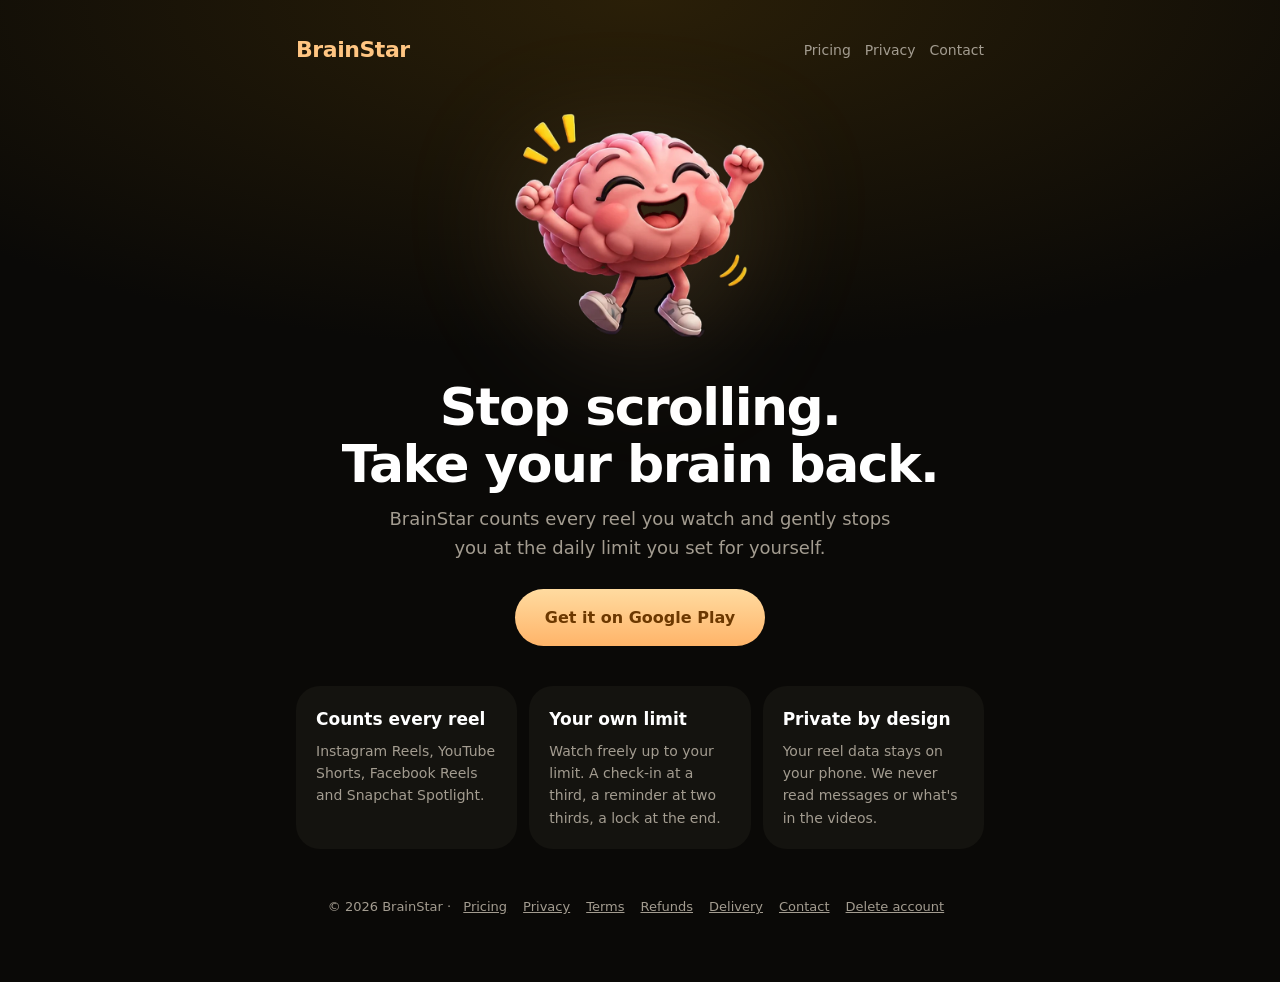
<file: index.html>
<!doctype html>
<html lang="en">
<head>
  <meta charset="utf-8">
  <meta name="viewport" content="width=device-width, initial-scale=1">
  <title>BrainStar: Stop Scrolling</title>
  <meta name="description" content="BrainStar counts every reel you watch on Instagram, YouTube Shorts, Facebook and Snapchat, and helps you stop at your own daily limit.">
  <link rel="icon" href="mascot.webp">
  <link rel="stylesheet" href="style.css">
</head>
<body>
  <div class="wrap">
    <header>
      <a class="brand" href="./">BrainStar</a>
      <nav><a href="pricing.html">Pricing</a><a href="privacy.html">Privacy</a><a href="contact.html">Contact</a></nav>
    </header>
    <section class="hero">
      <img src="mascot.webp" alt="The BrainStar brain mascot">
      <h1>Stop scrolling.<br>Take your brain back.</h1>
      <p class="lead">BrainStar counts every reel you watch and gently stops you at the daily limit you set for yourself.</p>
      <a class="cta" href="https://play.google.com/store/apps/details?id=com.brainstar.app">Get it on Google Play</a>
    </section>
    <div class="cards">
      <div class="card"><h3>Counts every reel</h3><p>Instagram Reels, YouTube Shorts, Facebook Reels and Snapchat Spotlight.</p></div>
      <div class="card"><h3>Your own limit</h3><p>Watch freely up to your limit. A check-in at a third, a reminder at two thirds, a lock at the end.</p></div>
      <div class="card"><h3>Private by design</h3><p>Your reel data stays on your phone. We never read messages or what's in the videos.</p></div>
    </div>
    <footer>© 2026 BrainStar · <a href="pricing.html">Pricing</a><a href="privacy.html">Privacy</a><a href="terms.html">Terms</a><a href="refund.html">Refunds</a><a href="shipping.html">Delivery</a><a href="contact.html">Contact</a><a href="delete-account.html">Delete account</a></footer>
  </div>
</body>
</html>
</file>
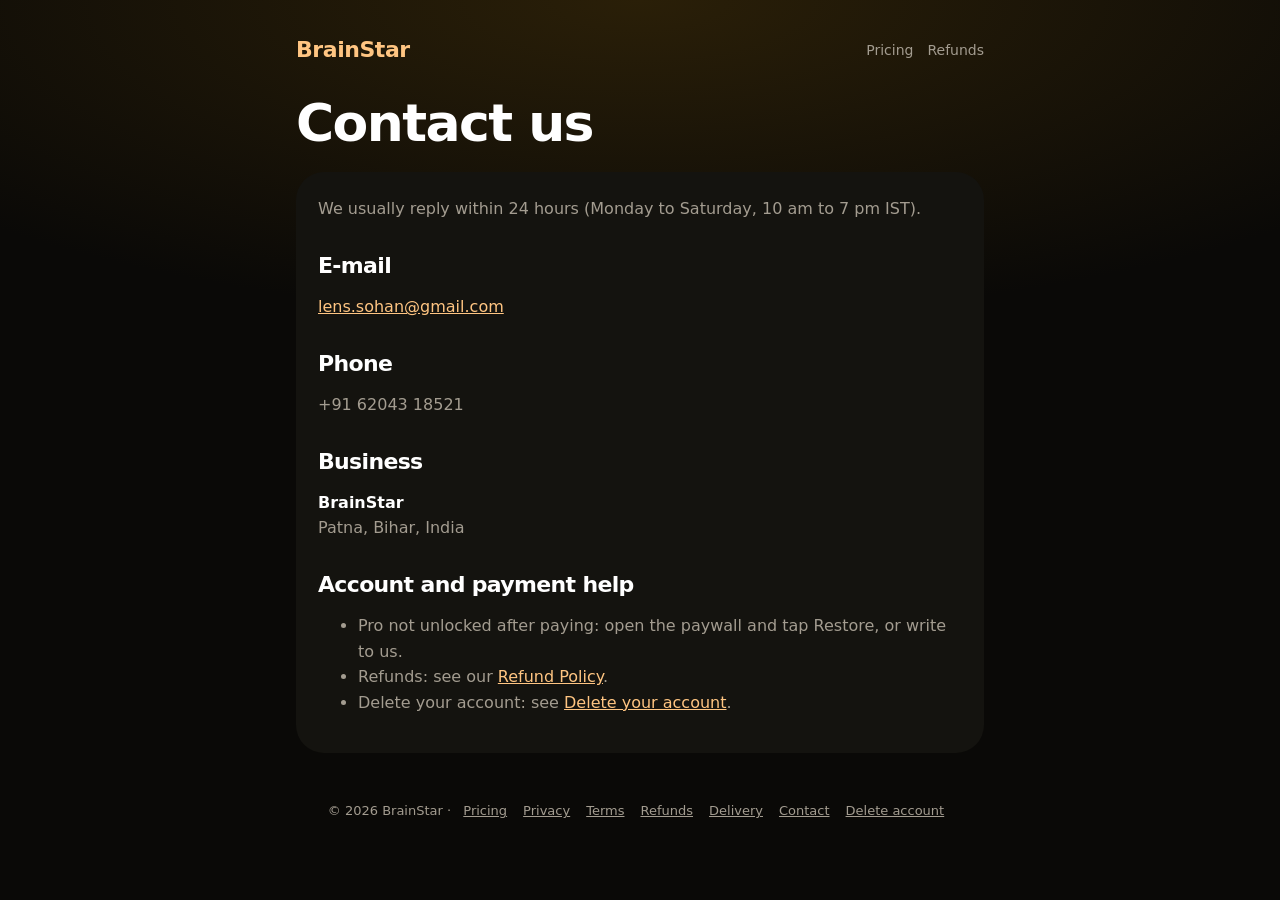
<file: contact.html>
<!doctype html>
<html lang="en">
<head>
  <meta charset="utf-8">
  <meta name="viewport" content="width=device-width, initial-scale=1">
  <title>Contact BrainStar</title>
  <link rel="icon" href="mascot.webp">
  <link rel="stylesheet" href="style.css">
</head>
<body>
  <div class="wrap">
    <header>
      <a class="brand" href="./">BrainStar</a>
      <nav><a href="pricing.html">Pricing</a><a href="refund.html">Refunds</a></nav>
    </header>
    <h1>Contact us</h1>
    <div class="doc">
      <p>We usually reply within 24 hours (Monday to Saturday, 10 am to 7 pm IST).</p>
      <h2>E-mail</h2>
      <p><a href="mailto:lens.sohan@gmail.com">lens.sohan@gmail.com</a></p>
      <h2>Phone</h2>
      <p>+91 62043 18521</p>
      <h2>Business</h2>
      <p><strong>BrainStar</strong><br>Patna, Bihar, India</p>
      <h2>Account and payment help</h2>
      <ul>
        <li>Pro not unlocked after paying: open the paywall and tap Restore, or write to us.</li>
        <li>Refunds: see our <a href="refund.html">Refund Policy</a>.</li>
        <li>Delete your account: see <a href="delete-account.html">Delete your account</a>.</li>
      </ul>
    </div>
    <footer>© 2026 BrainStar · <a href="pricing.html">Pricing</a><a href="privacy.html">Privacy</a><a href="terms.html">Terms</a><a href="refund.html">Refunds</a><a href="shipping.html">Delivery</a><a href="contact.html">Contact</a><a href="delete-account.html">Delete account</a></footer>
  </div>
</body>
</html>
</file>
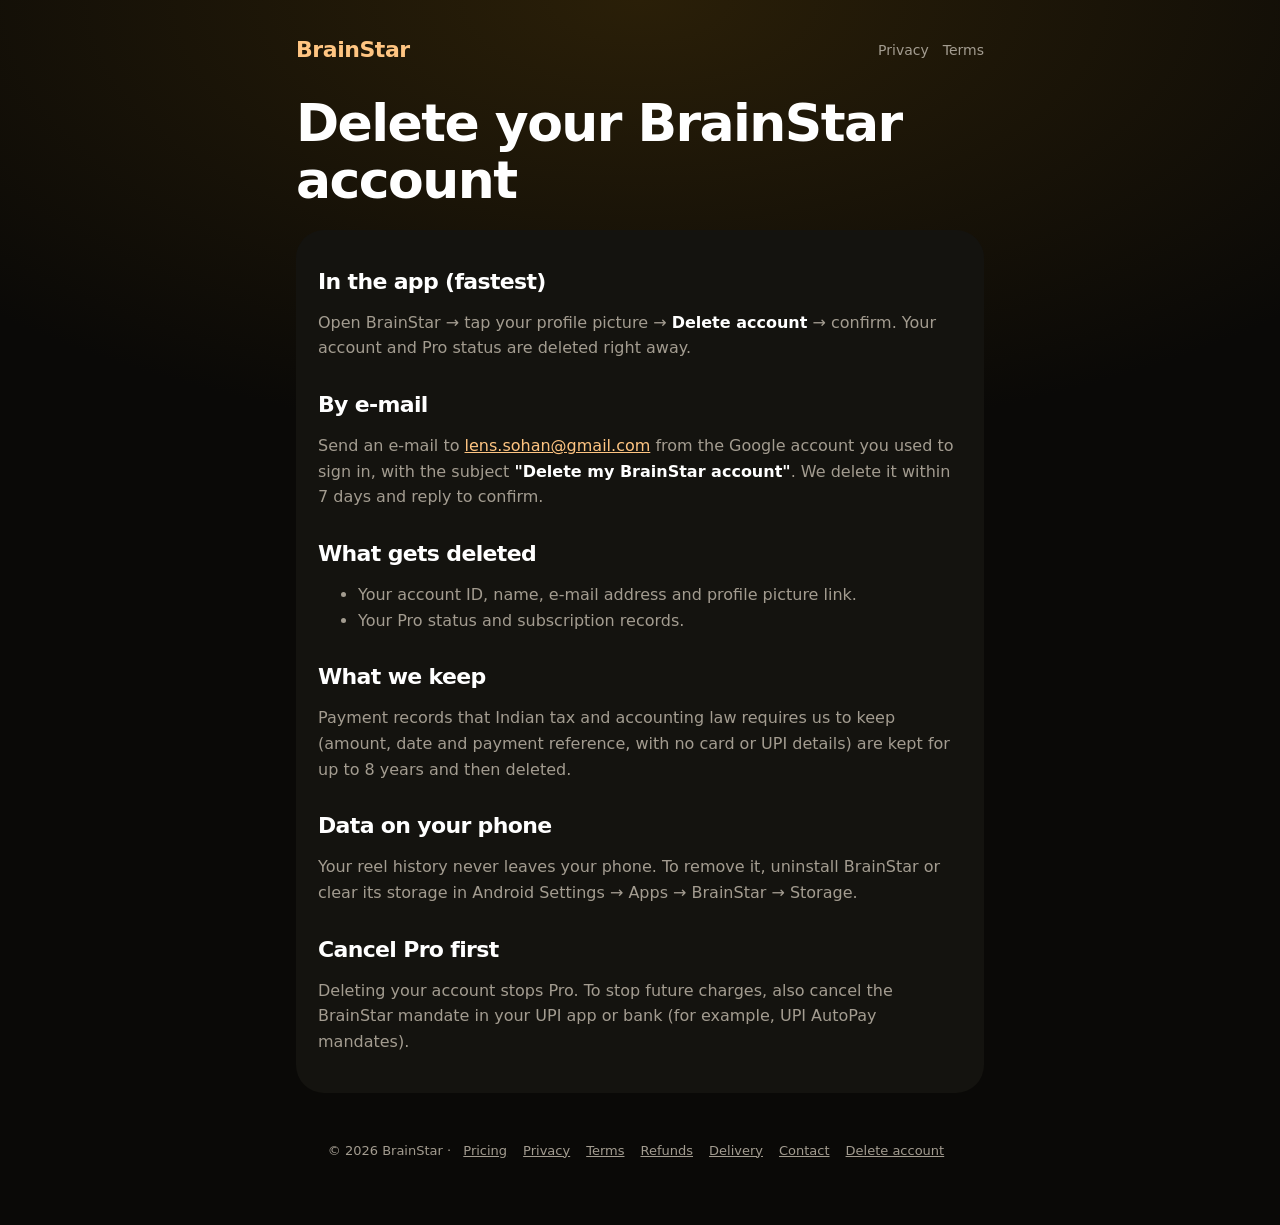
<file: delete-account.html>
<!doctype html>
<html lang="en">
<head>
  <meta charset="utf-8">
  <meta name="viewport" content="width=device-width, initial-scale=1">
  <title>Delete BrainStar Account</title>
  <link rel="icon" href="mascot.webp">
  <link rel="stylesheet" href="style.css">
</head>
<body>
  <div class="wrap">
    <header>
      <a class="brand" href="./">BrainStar</a>
      <nav><a href="privacy.html">Privacy</a><a href="terms.html">Terms</a></nav>
    </header>
    <h1>Delete your BrainStar account</h1>
    <div class="doc">
      <h2>In the app (fastest)</h2>
      <p>Open BrainStar → tap your profile picture → <strong>Delete account</strong> → confirm. Your account and Pro
        status are deleted right away.</p>

      <h2>By e-mail</h2>
      <p>Send an e-mail to <a href="mailto:lens.sohan@gmail.com?subject=Delete%20my%20BrainStar%20account">lens.sohan@gmail.com</a>
        from the Google account you used to sign in, with the subject <strong>"Delete my BrainStar account"</strong>.
        We delete it within 7 days and reply to confirm.</p>

      <h2>What gets deleted</h2>
      <ul>
        <li>Your account ID, name, e-mail address and profile picture link.</li>
        <li>Your Pro status and subscription records.</li>
      </ul>

      <h2>What we keep</h2>
      <p>Payment records that Indian tax and accounting law requires us to keep (amount, date and payment
        reference, with no card or UPI details) are kept for up to 8 years and then deleted.</p>

      <h2>Data on your phone</h2>
      <p>Your reel history never leaves your phone. To remove it, uninstall BrainStar or clear its storage in
        Android Settings → Apps → BrainStar → Storage.</p>

      <h2>Cancel Pro first</h2>
      <p>Deleting your account stops Pro. To stop future charges, also cancel the BrainStar mandate in your UPI
        app or bank (for example, UPI AutoPay mandates).</p>
    </div>
    <footer>© 2026 BrainStar · <a href="pricing.html">Pricing</a><a href="privacy.html">Privacy</a><a href="terms.html">Terms</a><a href="refund.html">Refunds</a><a href="shipping.html">Delivery</a><a href="contact.html">Contact</a><a href="delete-account.html">Delete account</a></footer>
  </div>
</body>
</html>
</file>
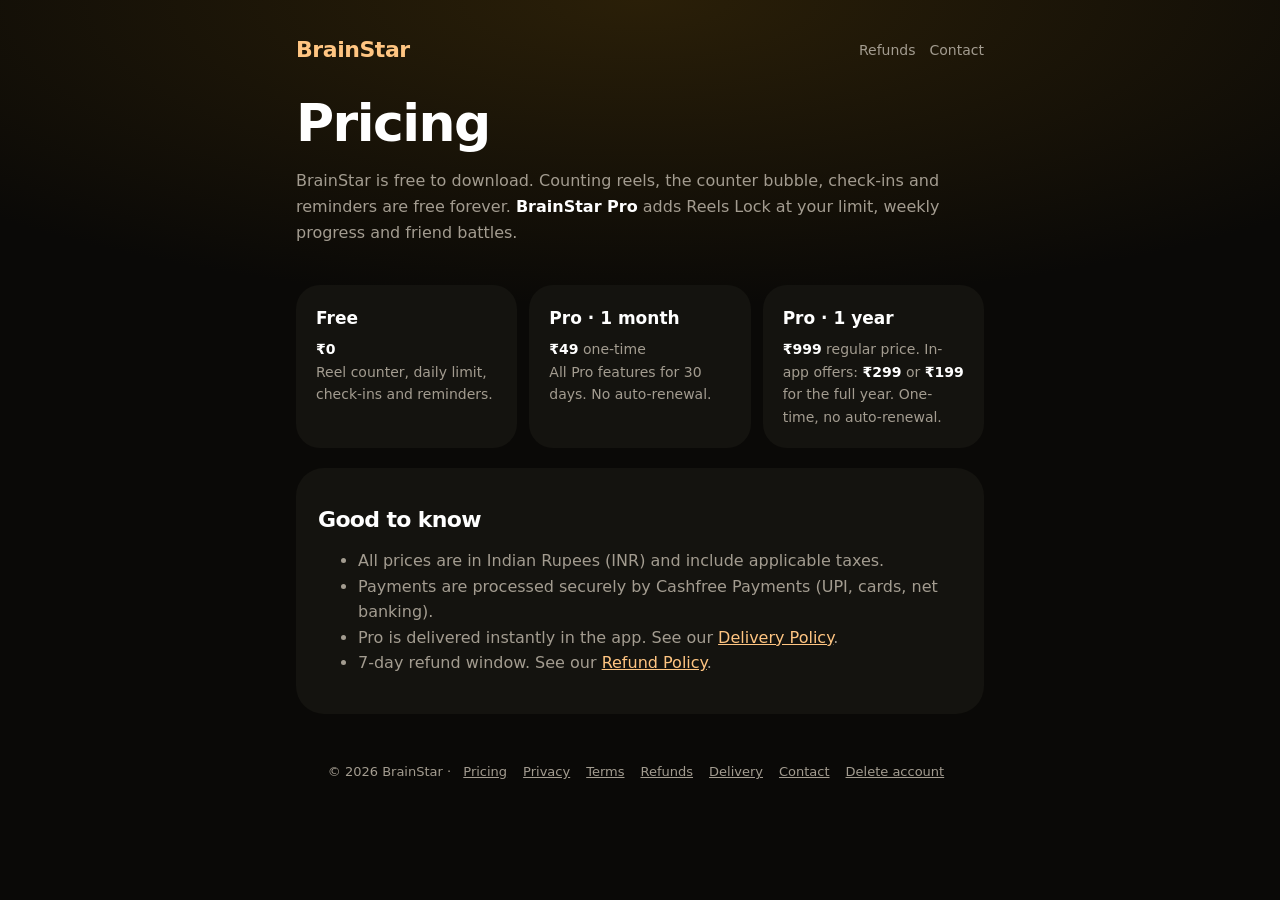
<file: pricing.html>
<!doctype html>
<html lang="en">
<head>
  <meta charset="utf-8">
  <meta name="viewport" content="width=device-width, initial-scale=1">
  <title>BrainStar Pricing</title>
  <link rel="icon" href="mascot.webp">
  <link rel="stylesheet" href="style.css">
</head>
<body>
  <div class="wrap">
    <header>
      <a class="brand" href="./">BrainStar</a>
      <nav><a href="refund.html">Refunds</a><a href="contact.html">Contact</a></nav>
    </header>
    <h1>Pricing</h1>
    <p>BrainStar is free to download. Counting reels, the counter bubble, check-ins and reminders are free forever.
      <strong>BrainStar Pro</strong> adds Reels Lock at your limit, weekly progress and friend battles.</p>
    <div class="cards">
      <div class="card"><h3>Free</h3><p><strong>₹0</strong><br>Reel counter, daily limit, check-ins and reminders.</p></div>
      <div class="card"><h3>Pro · 1 month</h3><p><strong>₹49</strong> one-time<br>All Pro features for 30 days. No auto-renewal.</p></div>
      <div class="card"><h3>Pro · 1 year</h3><p><strong>₹999</strong> regular price.
        In-app offers: <strong>₹299</strong> or <strong>₹199</strong> for the full year. One-time, no auto-renewal.</p></div>
    </div>
    <div class="doc">
      <h2>Good to know</h2>
      <ul>
        <li>All prices are in Indian Rupees (INR) and include applicable taxes.</li>
        <li>Payments are processed securely by Cashfree Payments (UPI, cards, net banking).</li>
        <li>Pro is delivered instantly in the app. See our <a href="shipping.html">Delivery Policy</a>.</li>
        <li>7-day refund window. See our <a href="refund.html">Refund Policy</a>.</li>
      </ul>
    </div>
    <footer>© 2026 BrainStar · <a href="pricing.html">Pricing</a><a href="privacy.html">Privacy</a><a href="terms.html">Terms</a><a href="refund.html">Refunds</a><a href="shipping.html">Delivery</a><a href="contact.html">Contact</a><a href="delete-account.html">Delete account</a></footer>
  </div>
</body>
</html>
</file>
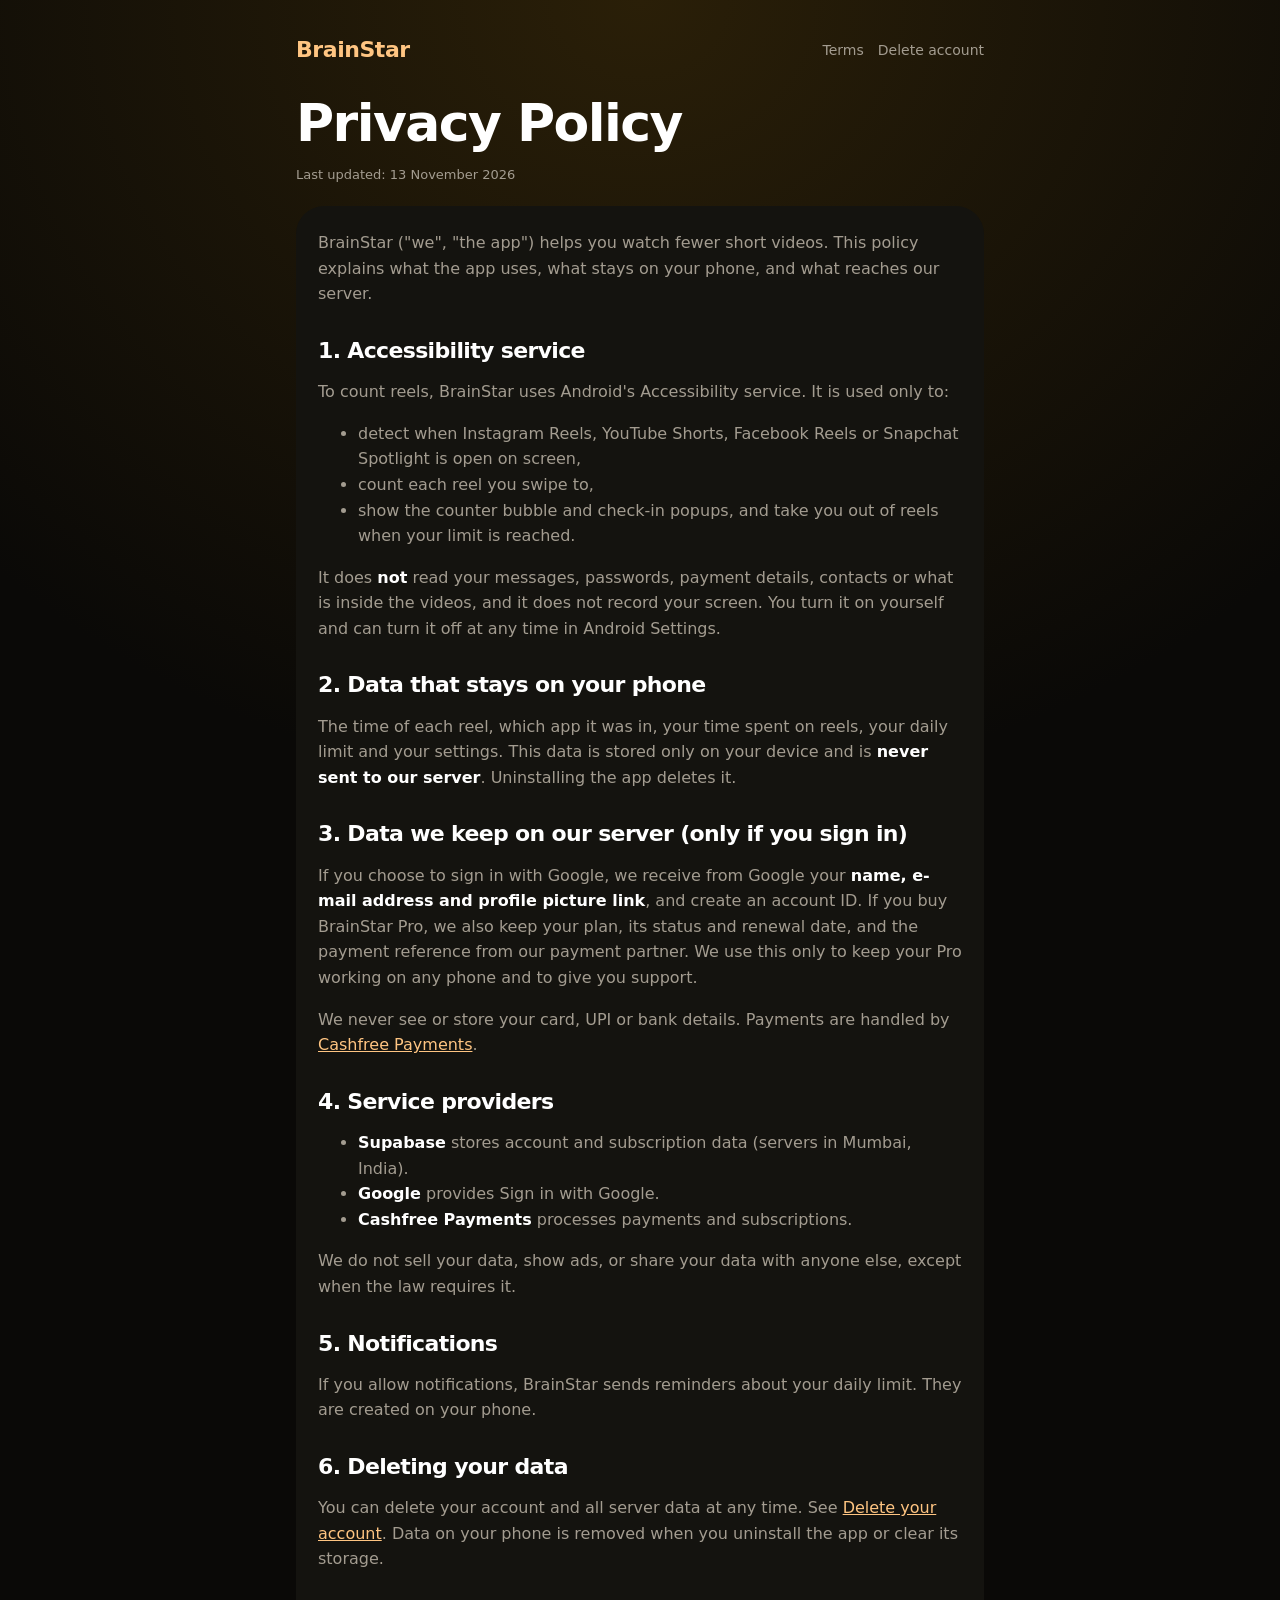
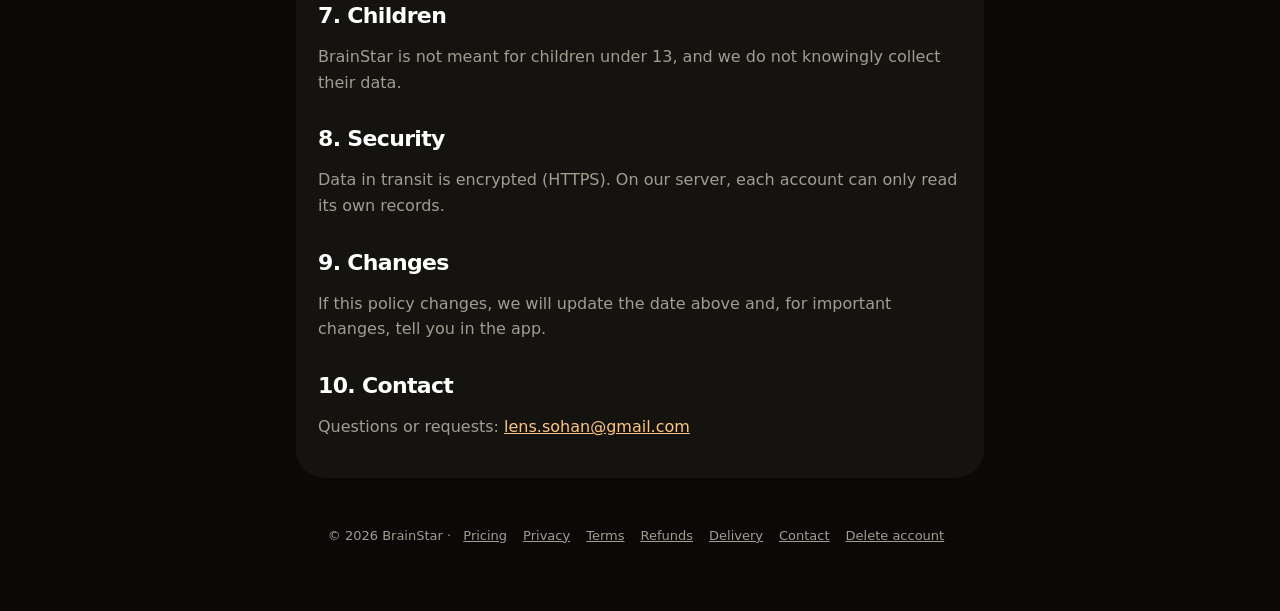
<file: privacy.html>
<!doctype html>
<html lang="en">
<head>
  <meta charset="utf-8">
  <meta name="viewport" content="width=device-width, initial-scale=1">
  <title>BrainStar Privacy Policy</title>
  <link rel="icon" href="mascot.webp">
  <link rel="stylesheet" href="style.css">
</head>
<body>
  <div class="wrap">
    <header>
      <a class="brand" href="./">BrainStar</a>
      <nav><a href="terms.html">Terms</a><a href="delete-account.html">Delete account</a></nav>
    </header>
    <h1>Privacy Policy</h1>
    <p class="updated">Last updated: 13 November 2026</p>
    <div class="doc">
      <p>BrainStar ("we", "the app") helps you watch fewer short videos. This policy explains what the app
        uses, what stays on your phone, and what reaches our server.</p>

      <h2>1. Accessibility service</h2>
      <p>To count reels, BrainStar uses Android's Accessibility service. It is used only to:</p>
      <ul>
        <li>detect when Instagram Reels, YouTube Shorts, Facebook Reels or Snapchat Spotlight is open on screen,</li>
        <li>count each reel you swipe to,</li>
        <li>show the counter bubble and check-in popups, and take you out of reels when your limit is reached.</li>
      </ul>
      <p>It does <strong>not</strong> read your messages, passwords, payment details, contacts or what is inside
        the videos, and it does not record your screen. You turn it on yourself and can turn it off at any time
        in Android Settings.</p>

      <h2>2. Data that stays on your phone</h2>
      <p>The time of each reel, which app it was in, your time spent on reels, your daily limit and your
        settings. This data is stored only on your device and is <strong>never sent to our server</strong>.
        Uninstalling the app deletes it.</p>

      <h2>3. Data we keep on our server (only if you sign in)</h2>
      <p>If you choose to sign in with Google, we receive from Google your <strong>name, e-mail address and
        profile picture link</strong>, and create an account ID. If you buy BrainStar Pro, we also keep your
        plan, its status and renewal date, and the payment reference from our payment partner. We use this only
        to keep your Pro working on any phone and to give you support.</p>
      <p>We never see or store your card, UPI or bank details. Payments are handled by
        <a href="https://www.cashfree.com/privacy-policy/">Cashfree Payments</a>.</p>

      <h2>4. Service providers</h2>
      <ul>
        <li><strong>Supabase</strong> stores account and subscription data (servers in Mumbai, India).</li>
        <li><strong>Google</strong> provides Sign in with Google.</li>
        <li><strong>Cashfree Payments</strong> processes payments and subscriptions.</li>
      </ul>
      <p>We do not sell your data, show ads, or share your data with anyone else, except when the law requires it.</p>

      <h2>5. Notifications</h2>
      <p>If you allow notifications, BrainStar sends reminders about your daily limit. They are created on
        your phone.</p>

      <h2>6. Deleting your data</h2>
      <p>You can delete your account and all server data at any time. See
        <a href="delete-account.html">Delete your account</a>. Data on your phone is removed when you uninstall
        the app or clear its storage.</p>

      <h2>7. Children</h2>
      <p>BrainStar is not meant for children under 13, and we do not knowingly collect their data.</p>

      <h2>8. Security</h2>
      <p>Data in transit is encrypted (HTTPS). On our server, each account can only read its own records.</p>

      <h2>9. Changes</h2>
      <p>If this policy changes, we will update the date above and, for important changes, tell you in the app.</p>

      <h2>10. Contact</h2>
      <p>Questions or requests: <a href="mailto:lens.sohan@gmail.com">lens.sohan@gmail.com</a></p>
    </div>
    <footer>© 2026 BrainStar · <a href="pricing.html">Pricing</a><a href="privacy.html">Privacy</a><a href="terms.html">Terms</a><a href="refund.html">Refunds</a><a href="shipping.html">Delivery</a><a href="contact.html">Contact</a><a href="delete-account.html">Delete account</a></footer>
  </div>
</body>
</html>
</file>
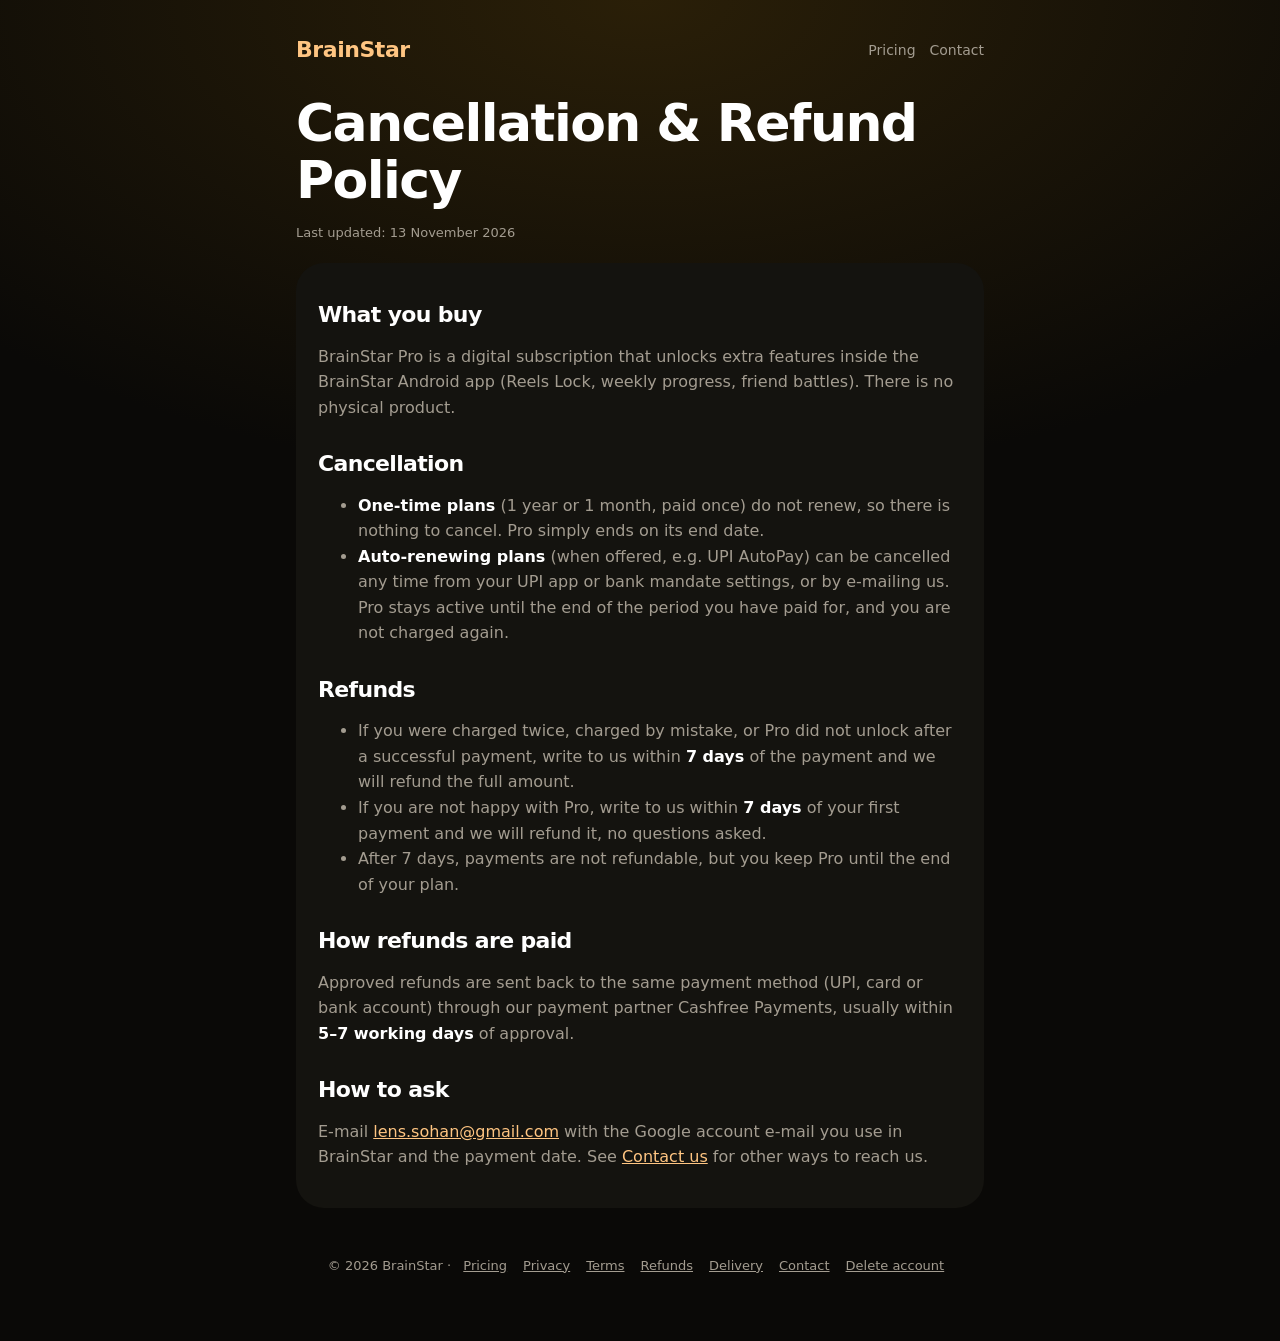
<file: refund.html>
<!doctype html>
<html lang="en">
<head>
  <meta charset="utf-8">
  <meta name="viewport" content="width=device-width, initial-scale=1">
  <title>BrainStar Refund Policy</title>
  <link rel="icon" href="mascot.webp">
  <link rel="stylesheet" href="style.css">
</head>
<body>
  <div class="wrap">
    <header>
      <a class="brand" href="./">BrainStar</a>
      <nav><a href="pricing.html">Pricing</a><a href="contact.html">Contact</a></nav>
    </header>
    <h1>Cancellation &amp; Refund Policy</h1>
    <p class="updated">Last updated: 13 November 2026</p>
    <div class="doc">
      <h2>What you buy</h2>
      <p>BrainStar Pro is a digital subscription that unlocks extra features inside the BrainStar Android app
        (Reels Lock, weekly progress, friend battles). There is no physical product.</p>

      <h2>Cancellation</h2>
      <ul>
        <li><strong>One-time plans</strong> (1 year or 1 month, paid once) do not renew, so there is nothing to cancel.
          Pro simply ends on its end date.</li>
        <li><strong>Auto-renewing plans</strong> (when offered, e.g. UPI AutoPay) can be cancelled any time from your UPI
          app or bank mandate settings, or by e-mailing us. Pro stays active until the end of the period you have paid for,
          and you are not charged again.</li>
      </ul>

      <h2>Refunds</h2>
      <ul>
        <li>If you were charged twice, charged by mistake, or Pro did not unlock after a successful payment, write to us
          within <strong>7 days</strong> of the payment and we will refund the full amount.</li>
        <li>If you are not happy with Pro, write to us within <strong>7 days</strong> of your first payment and we will
          refund it, no questions asked.</li>
        <li>After 7 days, payments are not refundable, but you keep Pro until the end of your plan.</li>
      </ul>

      <h2>How refunds are paid</h2>
      <p>Approved refunds are sent back to the same payment method (UPI, card or bank account) through our payment
        partner Cashfree Payments, usually within <strong>5–7 working days</strong> of approval.</p>

      <h2>How to ask</h2>
      <p>E-mail <a href="mailto:lens.sohan@gmail.com">lens.sohan@gmail.com</a> with the Google account e-mail you use in BrainStar and the
        payment date. See <a href="contact.html">Contact us</a> for other ways to reach us.</p>
    </div>
    <footer>© 2026 BrainStar · <a href="pricing.html">Pricing</a><a href="privacy.html">Privacy</a><a href="terms.html">Terms</a><a href="refund.html">Refunds</a><a href="shipping.html">Delivery</a><a href="contact.html">Contact</a><a href="delete-account.html">Delete account</a></footer>
  </div>
</body>
</html>
</file>
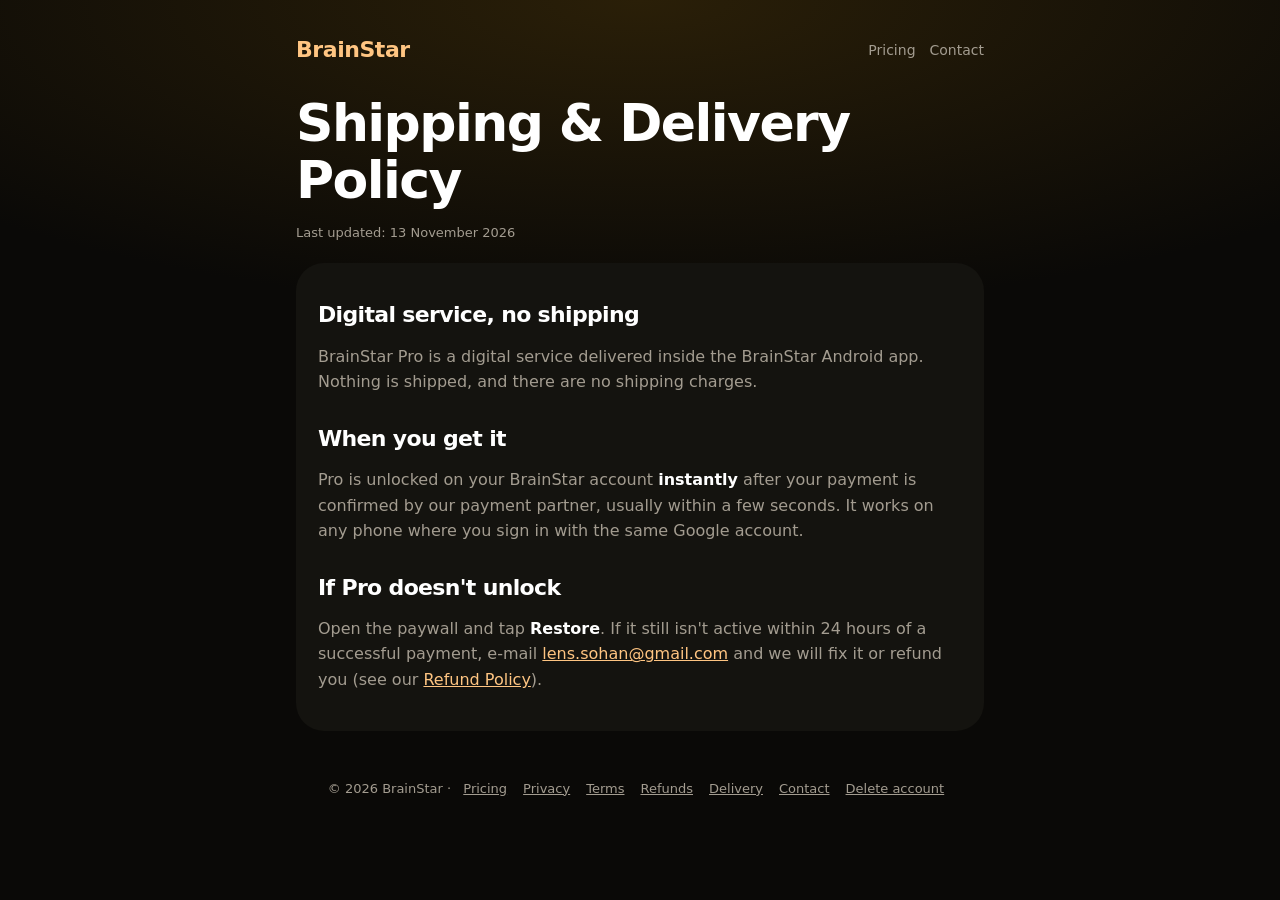
<file: shipping.html>
<!doctype html>
<html lang="en">
<head>
  <meta charset="utf-8">
  <meta name="viewport" content="width=device-width, initial-scale=1">
  <title>BrainStar Delivery Policy</title>
  <link rel="icon" href="mascot.webp">
  <link rel="stylesheet" href="style.css">
</head>
<body>
  <div class="wrap">
    <header>
      <a class="brand" href="./">BrainStar</a>
      <nav><a href="pricing.html">Pricing</a><a href="contact.html">Contact</a></nav>
    </header>
    <h1>Shipping &amp; Delivery Policy</h1>
    <p class="updated">Last updated: 13 November 2026</p>
    <div class="doc">
      <h2>Digital service, no shipping</h2>
      <p>BrainStar Pro is a digital service delivered inside the BrainStar Android app. Nothing is shipped, and there
        are no shipping charges.</p>

      <h2>When you get it</h2>
      <p>Pro is unlocked on your BrainStar account <strong>instantly</strong> after your payment is confirmed by our
        payment partner, usually within a few seconds. It works on any phone where you sign in with the same Google
        account.</p>

      <h2>If Pro doesn't unlock</h2>
      <p>Open the paywall and tap <strong>Restore</strong>. If it still isn't active within 24 hours of a successful
        payment, e-mail <a href="mailto:lens.sohan@gmail.com">lens.sohan@gmail.com</a> and we will fix it or refund you
        (see our <a href="refund.html">Refund Policy</a>).</p>
    </div>
    <footer>© 2026 BrainStar · <a href="pricing.html">Pricing</a><a href="privacy.html">Privacy</a><a href="terms.html">Terms</a><a href="refund.html">Refunds</a><a href="shipping.html">Delivery</a><a href="contact.html">Contact</a><a href="delete-account.html">Delete account</a></footer>
  </div>
</body>
</html>
</file>
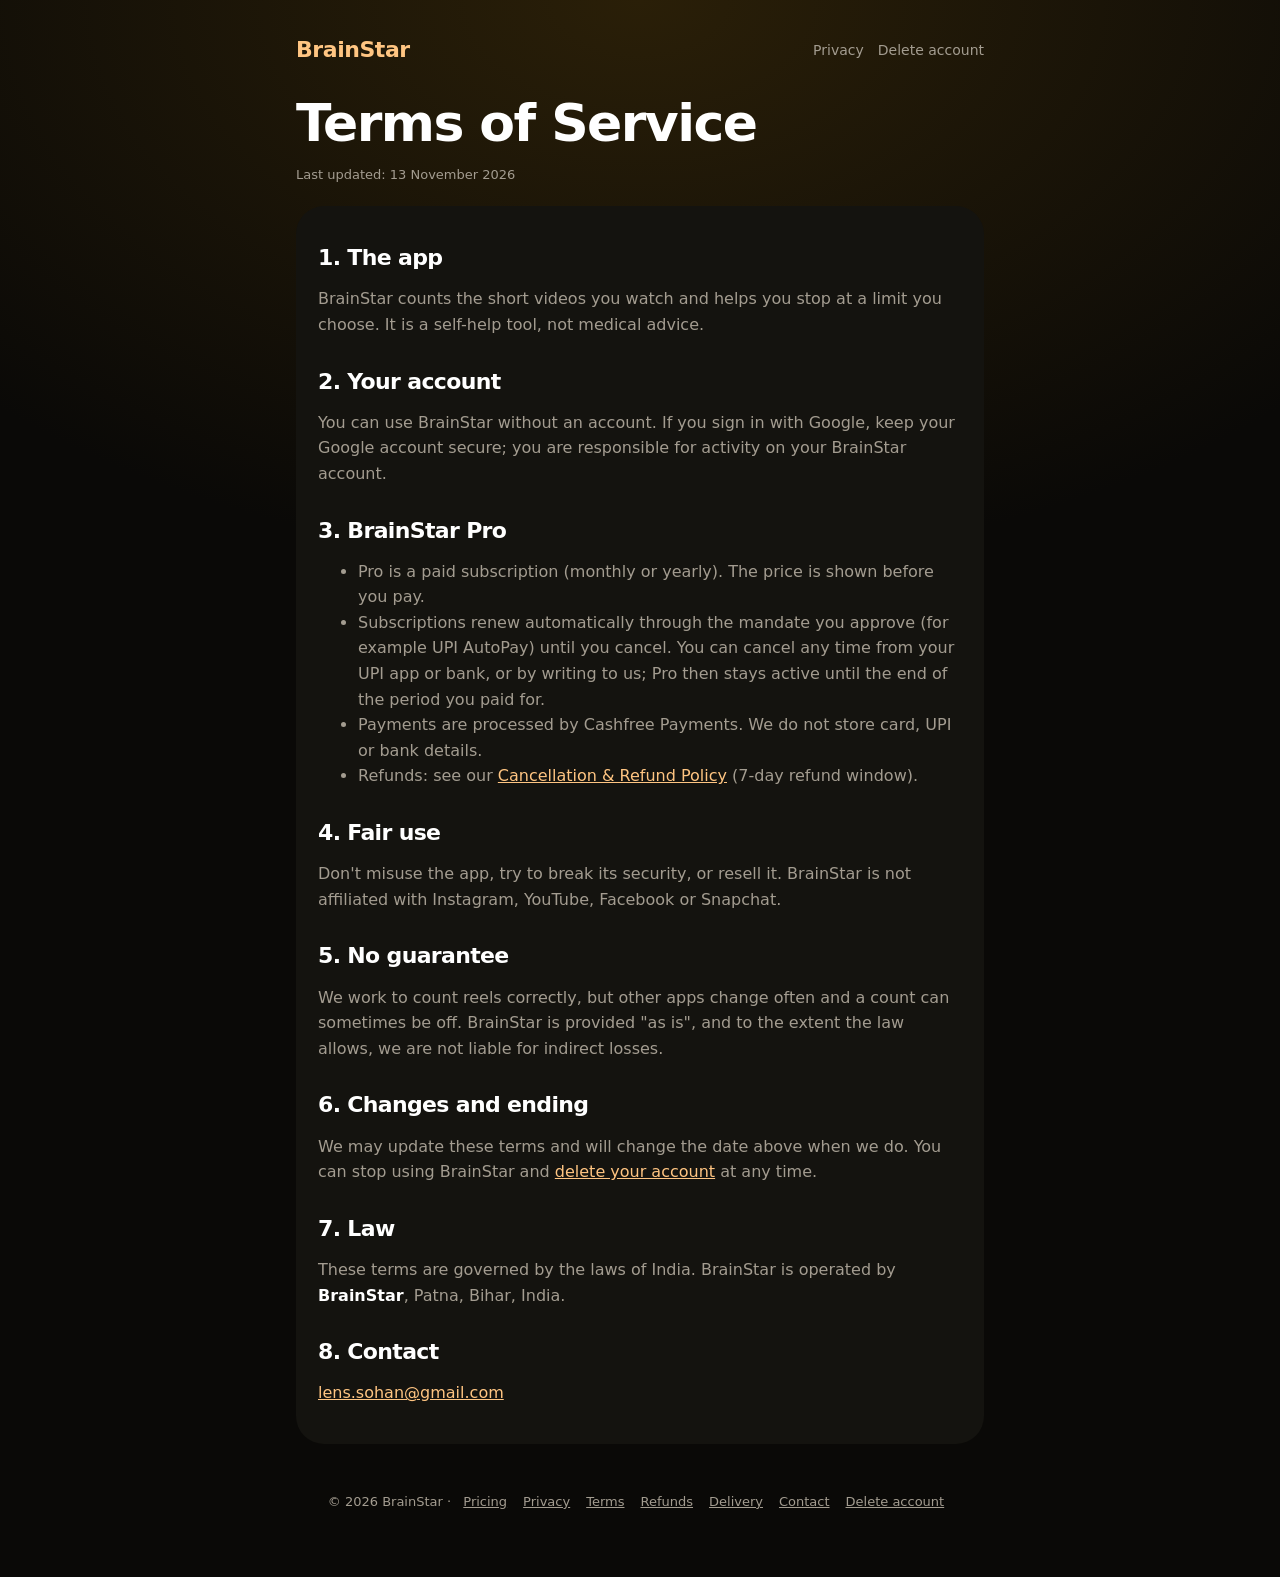
<file: terms.html>
<!doctype html>
<html lang="en">
<head>
  <meta charset="utf-8">
  <meta name="viewport" content="width=device-width, initial-scale=1">
  <title>BrainStar Terms of Service</title>
  <link rel="icon" href="mascot.webp">
  <link rel="stylesheet" href="style.css">
</head>
<body>
  <div class="wrap">
    <header>
      <a class="brand" href="./">BrainStar</a>
      <nav><a href="privacy.html">Privacy</a><a href="delete-account.html">Delete account</a></nav>
    </header>
    <h1>Terms of Service</h1>
    <p class="updated">Last updated: 13 November 2026</p>
    <div class="doc">
      <h2>1. The app</h2>
      <p>BrainStar counts the short videos you watch and helps you stop at a limit you choose. It is a
        self-help tool, not medical advice.</p>

      <h2>2. Your account</h2>
      <p>You can use BrainStar without an account. If you sign in with Google, keep your Google account secure;
        you are responsible for activity on your BrainStar account.</p>

      <h2>3. BrainStar Pro</h2>
      <ul>
        <li>Pro is a paid subscription (monthly or yearly). The price is shown before you pay.</li>
        <li>Subscriptions renew automatically through the mandate you approve (for example UPI AutoPay) until
          you cancel. You can cancel any time from your UPI app or bank, or by writing to us; Pro then stays
          active until the end of the period you paid for.</li>
        <li>Payments are processed by Cashfree Payments. We do not store card, UPI or bank details.</li>
        <li>Refunds: see our <a href="refund.html">Cancellation &amp; Refund Policy</a> (7-day refund window).</li>
      </ul>

      <h2>4. Fair use</h2>
      <p>Don't misuse the app, try to break its security, or resell it. BrainStar is not affiliated with
        Instagram, YouTube, Facebook or Snapchat.</p>

      <h2>5. No guarantee</h2>
      <p>We work to count reels correctly, but other apps change often and a count can sometimes be off.
        BrainStar is provided "as is", and to the extent the law allows, we are not liable for indirect losses.</p>

      <h2>6. Changes and ending</h2>
      <p>We may update these terms and will change the date above when we do. You can stop using BrainStar and
        <a href="delete-account.html">delete your account</a> at any time.</p>

      <h2>7. Law</h2>
      <p>These terms are governed by the laws of India. BrainStar is operated by <strong>BrainStar</strong>, Patna, Bihar, India.</p>

      <h2>8. Contact</h2>
      <p><a href="mailto:lens.sohan@gmail.com">lens.sohan@gmail.com</a></p>
    </div>
    <footer>© 2026 BrainStar · <a href="pricing.html">Pricing</a><a href="privacy.html">Privacy</a><a href="terms.html">Terms</a><a href="refund.html">Refunds</a><a href="shipping.html">Delivery</a><a href="contact.html">Contact</a><a href="delete-account.html">Delete account</a></footer>
  </div>
</body>
</html>
</file>
<file: style.css>
:root {
  --bg: #0A0907;
  --surface: #14130F;
  --surface2: #1E1D1B;
  --text: #FFFFFF;
  --muted: #A39C90;
  --peach: #FFC582;
  --peach-top: #FFDBA0;
  --peach-bottom: #FFB469;
  --on-peach: #6C3800;
}
* { box-sizing: border-box; }
body {
  margin: 0;
  background: radial-gradient(120% 60% at 50% 0%, #2A1F08 0%, var(--bg) 60%) no-repeat, var(--bg);
  color: var(--text);
  font: 16px/1.6 "Inter", system-ui, -apple-system, "Segoe UI", Roboto, sans-serif;
}
.wrap { max-width: 720px; margin: 0 auto; padding: 32px 16px 64px; }
header { display: flex; align-items: center; justify-content: space-between; gap: 12px; }
.brand { font-family: "Bricolage Grotesque", system-ui, sans-serif; font-weight: 800; font-size: 22px;
  color: var(--peach); text-decoration: none; letter-spacing: -0.02em; }
nav a { color: var(--muted); text-decoration: none; margin-left: 14px; font-size: 14px; }
nav a:hover { color: var(--text); }
h1, h2 { font-family: "Bricolage Grotesque", system-ui, sans-serif; font-weight: 800; letter-spacing: -0.03em; line-height: 1.1; }
h1 { font-size: clamp(34px, 8vw, 52px); margin: 28px 0 12px; }
h2 { font-size: 22px; margin: 32px 0 8px; }
p, li { color: var(--muted); }
strong { color: var(--text); }
a { color: var(--peach); }
.hero { text-align: center; padding-top: 16px; }
.hero img { width: min(260px, 70vw); height: auto; filter: drop-shadow(0 20px 60px rgba(255, 197, 130, .18)); }
.lead { font-size: 18px; max-width: 520px; margin: 0 auto; }
.cta { display: inline-block; margin-top: 26px; padding: 16px 30px; border-radius: 999px; font-weight: 700;
  color: var(--on-peach); text-decoration: none; background: linear-gradient(var(--peach-top), var(--peach-bottom)); }
.cards { display: grid; grid-template-columns: repeat(auto-fit, minmax(200px, 1fr)); gap: 12px; margin-top: 40px; }
.card { background: var(--surface); border-radius: 24px; padding: 20px; }
.card h3 { margin: 0 0 6px; font-size: 17px; }
.card p { margin: 0; font-size: 14px; }
.doc { background: var(--surface); border-radius: 28px; padding: 8px 22px 22px; margin-top: 20px; }
.updated { font-size: 13px; }
footer { margin-top: 48px; font-size: 13px; color: var(--muted); text-align: center; }
footer a { color: var(--muted); margin: 0 8px; }
</file>
